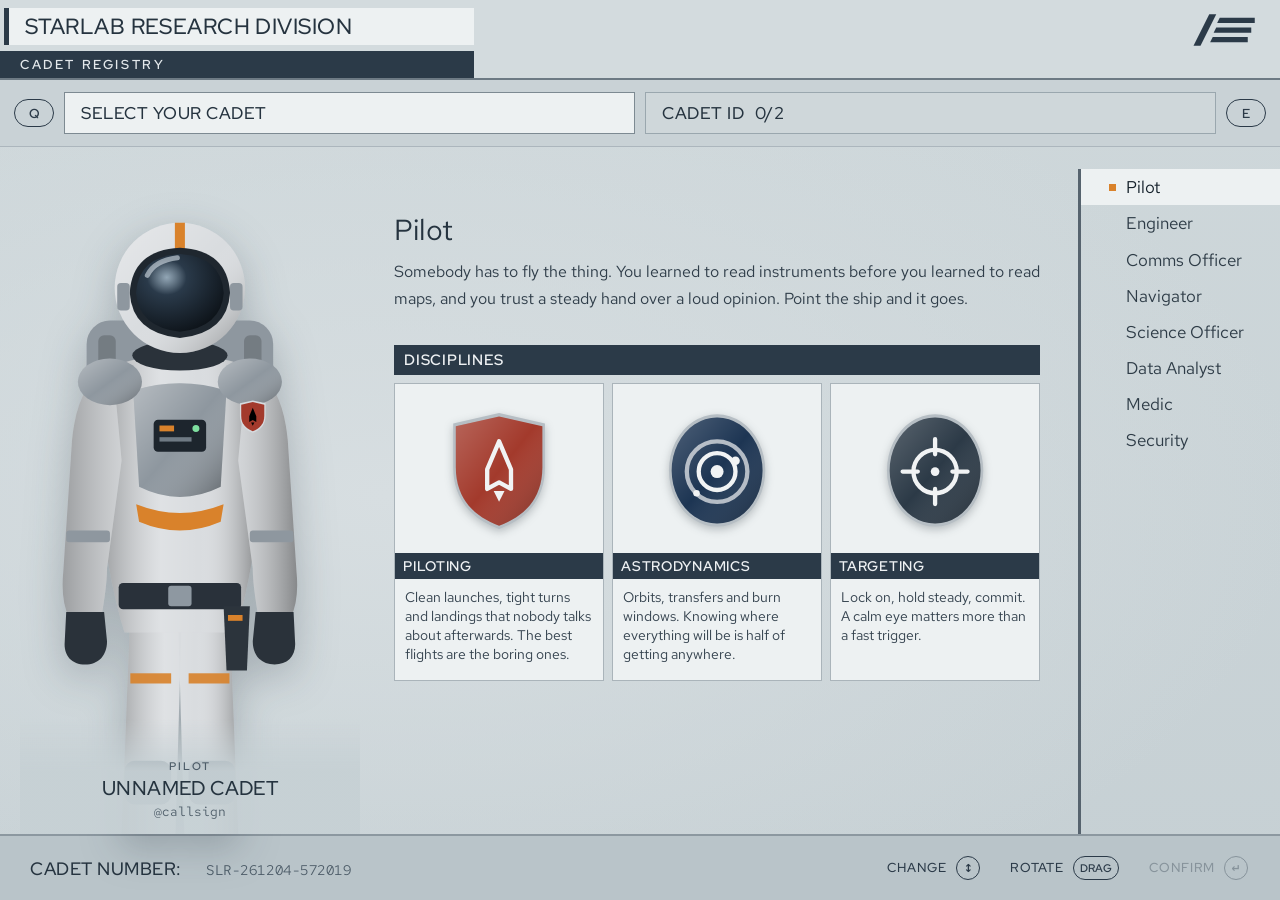
<file: web/onboarding.html>
<!doctype html>
<html lang="en">
  <head>
    <meta charset="UTF-8" />
    <meta name="viewport" content="width=device-width, initial-scale=1.0" />
    <title>Cadet Onboarding · Course Galaxy</title>
    <meta name="description" content="Select your cadet, read your mission briefing and learn how rank works." />
    <meta name="theme-color" content="#0b1520" />
    <!-- Starfield's menus use NB Architekt / NB Grotesk (commercial); Red Hat is the free stand-in. -->
    <link rel="preconnect" href="https://fonts.googleapis.com" />
    <link rel="preconnect" href="https://fonts.gstatic.com" crossorigin />
    <link href="https://fonts.googleapis.com/css2?family=Red+Hat+Display:wght@400;500;600&family=Red+Hat+Mono:wght@400;500&family=Red+Hat+Text:wght@400;500&display=swap" rel="stylesheet" />
    <link rel="stylesheet" href="onboarding.css" />
  </head>
  <body data-step="cadet">
    <!-- ============================================================ 1. SELECT YOUR CADET -->
    <main class="screen cadet" id="screen-cadet" aria-labelledby="cadet-title">
      <header class="rec-head">
        <div class="rec-org" id="cadet-title">STARLAB RESEARCH DIVISION</div>
        <div class="rec-sub">CADET REGISTRY</div>
        <svg class="rec-logo" viewBox="0 0 80 44" aria-hidden="true">
          <path d="M4 40 22 4h8L12 40z" />
          <path d="M34 8h40v6H31zM30 19h40v6H27zM26 30h40v6H23z" />
        </svg>
      </header>

      <nav class="rec-tabs" role="tablist" aria-label="Cadet record">
        <button class="glyph" id="tab-prev" title="Previous tab (Q)" tabindex="-1">Q</button>
        <button class="rec-tab" role="tab" id="tab-role" aria-controls="pane-role" aria-selected="true">SELECT YOUR CADET</button>
        <button class="rec-tab" role="tab" id="tab-id" aria-controls="pane-id" aria-selected="false">CADET ID <span id="id-count">0/2</span></button>
        <button class="glyph" id="tab-next" title="Next tab (E)" tabindex="-1">E</button>
      </nav>

      <section class="rec-body">
        <figure class="figure" id="figure" aria-label="Cadet preview">
          <div class="figure-stage" id="figure-stage"></div>
          <figcaption class="nameplate">
            <span class="np-role" id="np-role">—</span>
            <span class="np-name" id="np-name">UNNAMED CADET</span>
            <span class="np-call" id="np-call">@callsign</span>
          </figcaption>
        </figure>

        <div class="rec-main">
          <!-- ROLE tab -->
          <div class="pane" id="pane-role" role="tabpanel" aria-labelledby="tab-role">
            <h1 class="role-title" id="role-title">—</h1>
            <p class="role-text" id="role-text">—</p>
            <div class="skills">
              <div class="skills-head">DISCIPLINES</div>
              <div class="skills-row" id="skills"></div>
            </div>
          </div>

          <!-- CADET ID tab -->
          <form class="pane" id="pane-id" role="tabpanel" aria-labelledby="tab-id" hidden autocomplete="off">
            <h1 class="role-title">Cadet ID</h1>
            <p class="role-text">This is how the Division will address you on every briefing and transmission. Your callsign is your @username across Course Galaxy.</p>
            <div class="id-fields">
              <label class="field">
                <span class="field-k">CADET NAME</span>
                <input id="in-name" name="name" maxlength="28" placeholder="e.g. Ada Voss" spellcheck="false" required />
              </label>
              <label class="field">
                <span class="field-k">CALLSIGN</span>
                <span class="field-at"><i>@</i><input id="in-call" name="callsign" maxlength="18" placeholder="username" spellcheck="false" required /></span>
                <span class="field-note" id="call-note">Letters, numbers and underscores.</span>
              </label>
              <label class="field">
                <span class="field-k">TAGLINE <em>OPTIONAL</em></span>
                <input id="in-tag" name="tagline" maxlength="60" placeholder="One line for your crew file" spellcheck="false" />
              </label>
            </div>
          </form>
        </div>

        <aside class="roster" aria-label="Cadet roster">
          <ul id="roster" role="listbox" aria-label="Roles"></ul>
        </aside>
      </section>

      <footer class="rec-foot">
        <div class="emp"><span class="emp-k">CADET NUMBER:</span><span class="emp-v" id="cadet-no">—</span></div>
        <div class="prompts">
          <button class="prompt" id="p-change"><span class="pl">CHANGE</span><kbd>&#8597;</kbd></button>
          <button class="prompt" id="p-rotate"><span class="pl">ROTATE</span><kbd>DRAG</kbd></button>
          <button class="prompt primary" id="p-confirm" disabled><span class="pl">CONFIRM</span><kbd>&#8629;</kbd></button>
        </div>
      </footer>
    </main>

    <!-- ============================================================ 2. MISSION BRIEFING -->
    <main class="screen dark brief" id="screen-brief" aria-labelledby="brief-title" hidden>
      <div class="grid-floor" aria-hidden="true"><div class="grid-plane"><span class="axis ax1"></span><span class="axis ax2"></span><span class="tag tag1">DIRECTIVE</span><span class="tag tag2">RANK</span></div></div>

      <div class="mission-chip">
        <svg viewBox="0 0 24 24" aria-hidden="true"><circle cx="12" cy="12" r="9" /><path d="M8 12h8M12 8v8" /></svg>
        <div><small>MISSION ADDED</small><b>MAIN QUEST TRAINING</b></div>
        <span class="mc-obj">COMPLETE MODULE 1</span>
      </div>

      <div class="top-title">
        <button class="glyph dark-glyph" data-go="-1" title="Back (Q)">Q</button>
        <div class="tt">
          <h1 id="brief-title">Mission Briefing</h1>
          <span class="tt-count">ORDERS 1/1</span>
          <span class="tt-sub">StarLab Research Division</span>
        </div>
        <button class="glyph dark-glyph" data-go="1" title="Next (E)">E</button>
      </div>

      <aside class="sys-panel">
        <div class="sys-title">CADET SYSTEMS</div>
        <div class="sys-bars" id="sys-bars"></div>
        <div class="sys-head">Cadet Overview</div>
        <div class="sys-rows">
          <div class="sys-row"><span>RANK</span><b>CADET</b></div>
          <div class="sys-row"><span>XP</span><b>0</b></div>
          <div class="sys-row"><span>MODULES</span><b>0/4</b></div>
          <div class="sys-meter"><i style="width:0"></i></div>
        </div>
        <div class="sys-grid">
          <div class="sys-cell"><span class="sc-ico" id="brief-badge"></span><div><span>ROLE</span><b id="brief-role">—</b></div></div>
          <div class="sys-cell"><span class="sc-ico"><svg viewBox="0 0 40 40"><circle cx="20" cy="20" r="17" /><path d="M13 20h14M20 13v14" /></svg></span><div><span>CALLSIGN</span><b id="brief-call">—</b></div></div>
        </div>
        <div class="sys-foot"><div><span>LESSONS</span><b>19</b></div><div><span>CAPSTONE</span><b>1</b></div></div>
      </aside>

      <section class="readout" aria-live="polite">
        <div class="ro-hint"><span class="ro-ico">i</span><span>PRESS <kbd>&#8629;</kbd> TO BEGIN TRAINING. <kbd>Q</kbd> RETURNS TO THE CADET REGISTRY.</span></div>
        <div class="ro-panel">
          <div class="ro-head"><span>MISSION BRIEFING</span><span class="ro-id" id="ro-id">—</span></div>
          <p class="ro-to" id="ro-to">Cadet —, StarLab Research Division</p>
          <div class="ro-body" id="ro-body"></div>
          <p class="ro-tag" id="ro-tag" hidden></p>
        </div>
      </section>

      <div class="prompts dark-prompts">
        <button class="prompt" data-go="-1"><span class="pl">BACK<small>CADET REGISTRY</small></span><kbd>Q</kbd></button>
        <button class="prompt primary" data-go="1"><span class="pl">BEGIN TRAINING</span><kbd>&#8629;</kbd></button>
      </div>
    </main>

    <!-- ============================================================ 3. HOW RANK WORKS -->
    <main class="screen dark rank" id="screen-rank" aria-labelledby="rank-title" hidden>
      <header class="crumb" id="rank-title">TRAINING <span class="sep">&gt;</span> HOW RANK WORKS</header>

      <nav class="side-icons" aria-hidden="true">
        <span class="on"><svg viewBox="0 0 24 24"><path d="M5 17l7-5 7 5M5 12l7-5 7 5" /></svg></span>
        <span><svg viewBox="0 0 24 24"><circle cx="12" cy="12" r="7" /><circle cx="12" cy="12" r="2.5" /></svg></span>
        <span><svg viewBox="0 0 24 24"><path d="M6 19V9M12 19V5M18 19v-7" /></svg></span>
        <span><svg viewBox="0 0 24 24"><path d="M5 5h14v14H5zM5 10h14M10 10v9" /></svg></span>
      </nav>

      <section class="inv">
        <div class="inv-head"><span>.. <span class="sep">&gt;</span> RANKS</span><span>ASSIGNMENT</span><span>STATUS</span></div>
        <ul id="rank-list" role="listbox" aria-label="Ranks"></ul>
        <div class="inv-rules">
          <div class="rule"><span class="rule-n">01</span><span>Complete lessons <b>&rarr;</b> earn XP</span></div>
          <div class="rule"><span class="rule-n">02</span><span>Complete a module's assessment <b>&rarr;</b> rank up</span></div>
        </div>
      </section>

      <div class="rank-hero" id="rank-hero" aria-hidden="true"></div>

      <aside class="stat-card" id="stat-card">
        <div class="sc-head"><div class="sc-name" id="sc-name">—</div><div class="sc-sub" id="sc-sub">—</div><span class="sc-stars">&#10022;&#10022;</span></div>
        <div class="sc-big"><span class="sc-big-ico" id="sc-ico"></span><div><span>RANK</span><b id="sc-rank">—</b></div></div>
        <div class="sc-grid">
          <div><span>TIER</span><b id="sc-tier">—</b></div>
          <div><span>MODULE</span><b id="sc-mod">—</b></div>
          <div><span>STATUS</span><b id="sc-status">—</b></div>
          <div><span>MODULES</span><b>4</b></div>
          <div><span>LESSONS</span><b>19</b></div>
          <div><span>CAPSTONE</span><b>1</b></div>
        </div>
        <div class="sc-desc" id="sc-desc">—</div>
      </aside>

      <div class="ladder" aria-label="Rank ladder">
        <div class="ladder-k">CADET <b>&rarr;</b> SPECIALIST <b>&rarr;</b> OFFICER <b>&rarr;</b> COMMANDER</div>
        <div class="ladder-v">4 modules. 4 chances to rank up.</div>
      </div>

      <div class="credits-box">
        <div><span>CADET</span><b id="cb-name">—</b></div>
        <div><span>XP</span><b>0</b></div>
      </div>

      <div class="assignment">
        <span>YOUR FIRST ASSIGNMENT</span>
        <b>Module 1 &mdash; How AI Actually Works</b>
      </div>

      <div class="prompts dark-prompts">
        <button class="prompt" id="p-rank-sel"><span class="pl">SELECT</span><kbd>&#8597;</kbd></button>
        <button class="prompt" data-go="-1"><span class="pl">BACK<small>BRIEFING</small></span><kbd>Q</kbd></button>
        <button class="prompt primary" id="p-start"><span class="pl">START MODULE 1<small>OPEN COURSE GALAXY</small></span><kbd>&#8629;</kbd></button>
      </div>
    </main>

    <script type="module" src="src/onboarding.js"></script>
  </body>
</html>
</file>
<file: web/onboarding.css>
/* Cadet onboarding. Tokens match styles.css (the galaxy page); the cadet record screen switches to
   Starfield's pale "corporate record" palette, the other two use the dark in-game menu palette. */
:root {
  --f-head: "NB Architekt", "Red Hat Display", system-ui, sans-serif;
  --f-body: "NB Grotesk", "Red Hat Text", system-ui, sans-serif;
  --f-mono: "Red Hat Mono", ui-monospace, monospace;

  --ink: #e4e7ea;
  --ink-dim: #b9c0c7;
  --muted: #7f8b96;
  --panel: rgba(16, 25, 34, 0.8);
  --row: rgba(27, 38, 49, 0.78);
  --row-hover: rgba(50, 63, 76, 0.85);
  --sel: #c3c7cb;
  --sel-ink: #121a22;
  --line: rgba(205, 214, 222, 0.24);
  --line-strong: rgba(225, 230, 235, 0.55);
  --cyan: #62d8ee;
  --epic: #5e4fa2;
  --good: #6fcf7c;
  --bad: #e2574c;

  /* the record screen */
  --rec-bg: #c6d0d4;
  --rec-bg-2: #d7dee1;
  --rec-ink: #25333f;
  --rec-ink-2: #4d5c68;
  --rec-slate: #2b3a48;
  --rec-box: #cfd7da;
  --rec-box-line: #9aa7ae;
  --rec-hi: #edf1f2;

  font-family: var(--f-body);
}

* { box-sizing: border-box; }
html, body { margin: 0; min-height: 100%; }
body { background: #0b1520; color: var(--ink); -webkit-font-smoothing: antialiased; }
body[data-step="cadet"] { background: var(--rec-bg); }
button { font: inherit; color: inherit; }
[hidden] { display: none !important; }
.sep { color: var(--ink-dim); margin: 0 0.15em; }

.screen { position: relative; min-height: 100vh; min-height: 100dvh; overflow: hidden; }

/* keycap glyphs, as in the controller prompts */
kbd {
  display: inline-grid;
  place-items: center;
  flex: none;
  min-width: 24px;
  height: 24px;
  padding: 0 6px;
  border: 1.5px solid currentColor;
  border-radius: 12px;
  font: 600 11px/1 var(--f-head);
  letter-spacing: 0;
}

.prompts { display: flex; align-items: center; gap: 26px; }
.prompt {
  display: inline-flex;
  align-items: center;
  gap: 9px;
  padding: 4px 2px;
  background: none;
  border: 0;
  font: 500 13px var(--f-head);
  letter-spacing: 0.08em;
  text-transform: uppercase;
  cursor: pointer;
  transition: color 0.12s, opacity 0.2s;
}
.prompt .pl { display: grid; text-align: right; line-height: 1.15; }
.prompt small { font-size: 10px; letter-spacing: 0.08em; opacity: 0.6; }
.prompt:disabled { opacity: 0.35; cursor: default; }

.glyph {
  width: 40px;
  height: 28px;
  flex: none;
  border: 1.5px solid currentColor;
  border-radius: 14px;
  background: none;
  font: 600 13px var(--f-head);
  cursor: pointer;
}

/* =================================================================== 1. CADET RECORD (light) */
.cadet {
  display: grid;
  grid-template-rows: auto auto 1fr auto;
  height: 100vh;
  height: 100dvh;
  min-height: 620px;
  color: var(--rec-ink);
  background:
    radial-gradient(120% 90% at 30% 55%, var(--rec-bg-2) 0%, rgba(215, 222, 225, 0) 60%),
    linear-gradient(180deg, #cfd8db 0%, var(--rec-bg) 100%);
}

.rec-head { position: relative; padding: 0; background: #d3dbde; border-bottom: 2px solid #6d7a84; }
.rec-org {
  display: inline-block;
  min-width: min(470px, 70vw);
  margin: 8px 0 0 4px;
  padding: 6px 16px 5px;
  background: var(--rec-hi);
  border-left: 5px solid var(--rec-slate);
  font: 500 22px/1.2 var(--f-head);
  letter-spacing: 0.02em;
}
.rec-sub {
  width: min(474px, 70vw);
  margin-top: 6px;
  padding: 5px 20px;
  background: var(--rec-slate);
  color: #e3e8eb;
  font: 600 13px var(--f-head);
  letter-spacing: 0.2em;
}
.rec-logo { position: absolute; right: 20px; top: 10px; width: 70px; height: 40px; fill: var(--rec-slate); }

.rec-tabs {
  display: flex;
  align-items: center;
  gap: 10px;
  padding: 12px 14px;
  background: #c9d2d6;
  border-bottom: 1px solid rgba(43, 58, 72, 0.18);
}
.rec-tabs .glyph { color: var(--rec-slate); }
.rec-tabs .glyph:hover { background: var(--rec-slate); color: var(--rec-hi); }
.rec-tab {
  flex: 1;
  padding: 9px 16px;
  text-align: left;
  background: var(--rec-box);
  border: 1px solid var(--rec-box-line);
  font: 500 17px var(--f-head);
  letter-spacing: 0.03em;
  color: var(--rec-ink);
  cursor: pointer;
  transition: background 0.12s;
}
.rec-tab:hover { background: #dde4e6; }
.rec-tab[aria-selected="true"] { background: var(--rec-hi); border-color: #7d8a92; }
.rec-tab span { margin-left: 6px; }

.rec-body {
  display: grid;
  grid-template-columns: minmax(230px, 27%) 1fr minmax(190px, 16%);
  gap: 0 34px;
  min-height: 0;
  padding: 22px 0 0 20px;
}

/* figure */
.figure { position: relative; margin: 0 0 0 -20px; min-height: 0; }
.figure-stage {
  --yaw: 0deg;
  position: absolute;
  inset: 0 0 0 0;
  display: grid;
  place-items: end center;
  perspective: 900px;
  cursor: grab;
  touch-action: pan-y;
}
.figure-stage.dragging { cursor: grabbing; }
.cadet-svg {
  width: auto;
  height: 100%;
  max-width: 100%;
  transform: rotateY(var(--yaw));
  transform-origin: 50% 60%;
  transition: transform 0.35s cubic-bezier(.2,.7,.2,1);
  animation: breathe 5s ease-in-out infinite;
  filter: drop-shadow(0 12px 20px rgba(24, 36, 48, 0.25));
}
.dragging .cadet-svg { transition: none; }
.cadet-svg .suit, .cadet-svg .suit * { fill: var(--suit); }
@keyframes breathe { 50% { translate: 0 -3px; } }

.nameplate {
  position: absolute;
  left: 20px;
  right: 0;
  bottom: 0;
  pointer-events: none;
  background: linear-gradient(180deg, rgba(198, 208, 212, 0), rgba(198, 208, 212, 0.92) 45%);
  display: grid;
  gap: 2px;
  justify-items: center;
  padding: 40px 0 14px;
  text-align: center;
}
.np-role { font: 600 11px var(--f-head); letter-spacing: 0.22em; color: var(--rec-ink-2); }
.np-name { font: 500 20px var(--f-head); letter-spacing: 0.02em; }
.np-call { font: 400 13px var(--f-mono); color: var(--rec-ink-2); }

/* main column */
.rec-main { min-width: 0; min-height: 0; overflow: auto; padding: clamp(12px, 5vh, 56px) 4px 18px 0; }
.role-title { margin: 0 0 12px; font: 400 29px/1.1 var(--f-body); letter-spacing: 0.005em; }
.role-text { max-width: 66ch; margin: 0 0 32px; font: 400 16px/1.7 var(--f-body); color: #2f3d49; }

.skills-head {
  padding: 5px 10px;
  background: var(--rec-slate);
  color: #eef1f3;
  font: 600 15px var(--f-head);
  letter-spacing: 0.05em;
}
.skills-row { display: grid; grid-template-columns: repeat(3, 1fr); gap: 8px; margin-top: 8px; }
.skill {
  display: grid;
  grid-template-rows: auto auto 1fr;
  background: var(--rec-hi);
  border: 1px solid #aab4ba;
  animation: rise 0.35s ease both;
}
.skill:nth-child(2) { animation-delay: 0.05s; }
.skill:nth-child(3) { animation-delay: 0.1s; }
@keyframes rise { from { opacity: 0; transform: translateY(6px); } }
.skill-art { display: grid; place-items: center; padding: clamp(14px, 3vh, 30px) 0 clamp(12px, 2.4vh, 24px); }
.skill-art .badge { width: 52%; max-width: 150px; height: auto; filter: drop-shadow(0 3px 4px rgba(20, 30, 40, 0.25)); }
.skill h3 {
  margin: 0;
  padding: 4px 8px;
  background: var(--rec-slate);
  color: #eef1f3;
  font: 600 14px var(--f-head);
  letter-spacing: 0.05em;
  text-transform: uppercase;
}
.skill p { margin: 0; padding: 9px 10px 16px; font: 400 13.5px/1.4 var(--f-body); color: #34424e; }

.badge .glyph-g, .rank-badge .chev { fill: none; stroke: #f1f3f4; stroke-width: 4; stroke-linecap: round; stroke-linejoin: round; }
.badge .glyph-g .fill, .rank-badge .fill { fill: #f1f3f4; stroke: none; }
.badge .glyph-g .thick { stroke-width: 7; stroke-linecap: butt; }

/* ID form */
.id-fields { display: grid; gap: 18px; max-width: 560px; }
.field { display: grid; gap: 6px; }
.field-k { font: 600 13px var(--f-head); letter-spacing: 0.14em; color: var(--rec-slate); }
.field-k em { margin-left: 8px; font-style: normal; font-weight: 500; color: var(--rec-ink-2); opacity: 0.7; }
.field input {
  width: 100%;
  padding: 11px 14px;
  background: var(--rec-hi);
  border: 1px solid var(--rec-box-line);
  border-radius: 0;
  font: 400 17px var(--f-body);
  color: var(--rec-ink);
  outline: none;
  user-select: text;
}
.field input::placeholder { color: #8a979f; }
.field input:focus { border-color: var(--rec-slate); box-shadow: inset 4px 0 0 var(--rec-slate); }
.field-at { display: flex; align-items: stretch; }
.field-at i { display: grid; place-items: center; width: 42px; background: var(--rec-slate); color: #eef1f3; font: 500 17px var(--f-mono); font-style: normal; }
.field-at input { font-family: var(--f-mono); }
.field-note { font: 400 12px var(--f-body); color: var(--rec-ink-2); }
.field-note.bad { color: #a8352b; }

/* roster */
.roster {
  min-height: 0;
  overflow: auto;
  border-left: 3px solid #56636e;
  scrollbar-width: none;
}
.roster ul { list-style: none; margin: 0; padding: 0 0 20px; }
.roster button {
  display: flex;
  align-items: center;
  gap: 10px;
  width: 100%;
  padding: 7px 20px 7px 28px;
  text-align: left;
  background: none;
  border: 0;
  font: 400 17px/1.3 var(--f-body);
  color: #2e3c47;
  cursor: pointer;
}
.roster button:hover { background: rgba(237, 241, 242, 0.55); }
.roster button[aria-selected="true"] { background: var(--rec-hi); color: #15212b; }
.rs-dot { width: 7px; height: 7px; flex: none; opacity: 0; }
.roster button[aria-selected="true"] .rs-dot { opacity: 1; }

.rec-foot {
  display: flex;
  align-items: center;
  justify-content: space-between;
  gap: 20px;
  padding: 16px 30px;
  background: #b9c4c9;
  border-top: 2px solid #8c98a0;
}
.emp { display: flex; gap: 24px; align-items: baseline; }
.emp-k { font: 500 18px var(--f-head); letter-spacing: 0.03em; }
.emp-v { font: 400 14px var(--f-mono); letter-spacing: 0.04em; color: var(--rec-ink-2); }
.cadet .prompt { color: var(--rec-slate); }
.cadet .prompt:hover:not(:disabled) { color: #000; }
.cadet .prompt.primary:not(:disabled) { padding: 6px 10px 6px 14px; background: var(--rec-slate); color: var(--rec-hi); }
.cadet .prompt.primary:not(:disabled):hover { background: #16222d; }

/* =================================================================== shared dark screens */
.dark { background: radial-gradient(120% 90% at 55% 45%, #16283a 0%, #0c1824 55%, #070e15 100%); color: var(--ink); }
.dark .prompt { color: var(--ink); text-shadow: 0 1px 6px rgba(0, 0, 0, 0.9); }
.dark .prompt:hover, .dark .prompt:focus-visible { color: var(--cyan); outline: none; }
.dark-prompts { position: absolute; right: 44px; bottom: 34px; z-index: 3; }
.dark-glyph { color: var(--ink); }
.dark-glyph:hover { background: var(--sel); color: var(--sel-ink); border-color: var(--sel); }

.top-title {
  position: absolute;
  top: 26px;
  left: 50%;
  transform: translateX(-50%);
  z-index: 3;
  display: flex;
  align-items: flex-start;
  gap: 120px;
}
.top-title .glyph { margin-top: 6px; }
.tt { display: grid; justify-items: center; gap: 2px; white-space: nowrap; }
.tt h1 { margin: 0; font: 500 30px/1.1 var(--f-head); color: #fff; }
.tt-count { font: 500 13px var(--f-head); letter-spacing: 0.08em; color: var(--ink-dim); }
.tt-sub { font: 400 14px var(--f-body); color: var(--cyan); }

/* =================================================================== 2. MISSION BRIEFING */
.grid-floor { position: absolute; inset: 0; perspective: 900px; perspective-origin: 60% 20%; overflow: hidden; pointer-events: none; }
.grid-plane {
  position: absolute;
  left: -60%;
  right: -60%;
  top: 38%;
  height: 160%;
  transform: rotateX(70deg) rotateZ(-18deg);
  transform-origin: 50% 0;
  background-image: url("data:image/svg+xml,%3Csvg xmlns='http://www.w3.org/2000/svg' width='56' height='56'%3E%3Cpath d='M24 28h8M28 24v8' stroke='%2362d8ee' stroke-opacity='.55' stroke-width='2'/%3E%3C/svg%3E");
  background-size: 56px 56px;
  animation: drift 22s linear infinite;
  -webkit-mask-image: linear-gradient(180deg, transparent 0%, #000 25%, #000 60%, transparent 100%);
  mask-image: linear-gradient(180deg, transparent 0%, #000 25%, #000 60%, transparent 100%);
}
@keyframes drift { to { background-position: 0 560px; } }
.axis { position: absolute; background: var(--cyan); box-shadow: 0 0 10px rgba(98, 216, 238, 0.7); opacity: 0.75; }
.ax1 { left: 0; right: 0; top: 22%; height: 2px; }
.ax2 { top: 0; bottom: 0; left: 58%; width: 2px; }
.tag { position: absolute; padding: 2px 30px 2px 12px; background: var(--cyan); color: #0b1a26; font: 600 22px var(--f-head); letter-spacing: 0.1em; clip-path: polygon(0 0, 88% 0, 100% 50%, 88% 100%, 0 100%); }
.tag1 { left: 38%; top: calc(22% - 40px); }
.tag2 { left: calc(58% + 14px); top: 8%; }

.mission-chip {
  position: absolute;
  top: 26px;
  left: 44px;
  z-index: 3;
  display: grid;
  grid-template-columns: auto 1fr;
  gap: 4px 12px;
  width: 300px;
  padding: 10px 14px;
  background: rgba(10, 18, 26, 0.72);
  border: 1px solid var(--line);
}
.mission-chip svg { width: 26px; height: 26px; fill: none; stroke: var(--ink); stroke-width: 1.5; }
.mission-chip small { display: block; font: 600 10px var(--f-head); letter-spacing: 0.14em; color: var(--ink-dim); }
.mission-chip b { font: 600 14px var(--f-head); letter-spacing: 0.06em; }
.mc-obj { grid-column: 1 / -1; padding: 6px 10px; border-top: 1px solid var(--line); font: 500 11px var(--f-head); letter-spacing: 0.12em; color: var(--ink-dim); }
.mc-obj::before { content: ""; display: inline-block; width: 8px; height: 8px; margin-right: 8px; border: 1px solid var(--cyan); vertical-align: 0; }

.sys-panel {
  position: absolute;
  z-index: 3;
  left: 44px;
  top: 150px;
  width: 300px;
  background: rgba(12, 21, 30, 0.82);
  border: 1px solid var(--line);
  backdrop-filter: blur(4px);
}
.sys-title { padding: 16px 0 12px; text-align: center; font: 500 15px var(--f-head); letter-spacing: 0.12em; }
.sys-bars { display: flex; justify-content: center; gap: 12px; padding: 0 16px 18px; }
.sb { display: grid; justify-items: center; gap: 4px; }
.sb-col { display: grid; gap: 3px; width: 32px; padding: 4px; border: 1.5px solid var(--ink-dim); border-top-width: 4px; }
.sb-col i { height: 5px; background: rgba(255, 255, 255, 0.08); }
.sb.active .sb-col { border-color: var(--cyan); }
.sb.active .sb-col i:last-child { background: var(--cyan); animation: blink 1.4s steps(2) infinite; }
@keyframes blink { 50% { opacity: 0.25; } }
.sb span { font: 500 10px var(--f-head); letter-spacing: 0.08em; color: var(--ink-dim); }
.sb.active span { color: var(--cyan); }
.sys-head { padding: 4px 8px; background: var(--cyan); color: #06222b; font: 500 16px var(--f-head); }
.sys-rows { padding: 12px 16px 14px; border-bottom: 1px solid var(--line); }
.sys-row { display: flex; justify-content: space-between; padding: 6px 0 4px; border-bottom: 2px solid rgba(228, 231, 234, 0.8); font: 500 11px var(--f-head); letter-spacing: 0.08em; }
.sys-row + .sys-row { margin-top: 8px; }
.sys-row b { font-weight: 500; }
.sys-meter { height: 2px; margin-top: -2px; background: rgba(255, 255, 255, 0.1); }
.sys-grid { display: grid; grid-template-columns: 1fr; gap: 12px; padding: 16px; border-bottom: 1px solid var(--line); }
.sys-cell { display: flex; gap: 10px; align-items: center; min-width: 0; }
.sys-cell > div { display: grid; min-width: 0; }
.sys-cell span { font: 500 12px var(--f-head); letter-spacing: 0.06em; color: var(--ink-dim); }
.sys-cell b { font: 500 15px var(--f-head); overflow: hidden; text-overflow: ellipsis; white-space: nowrap; }
.sc-ico { display: grid; place-items: center; width: 36px; height: 36px; flex: none; }
.sc-ico svg { width: 100%; height: 100%; }
.sc-ico > svg:not(.badge) { fill: none; stroke: var(--ink); stroke-width: 2; }
.sys-foot { display: grid; grid-template-columns: 1fr 1fr; padding: 14px 16px 16px; }
.sys-foot span { display: block; font: 500 12px var(--f-head); letter-spacing: 0.08em; color: var(--ink-dim); }
.sys-foot b { font: 500 24px var(--f-head); }

.readout {
  position: absolute;
  z-index: 3;
  left: calc(44px + 300px + 7vw);
  right: 7vw;
  top: 50%;
  transform: translateY(-46%);
  max-width: 720px;
  display: grid;
  gap: 18px;
}
.ro-hint { display: flex; gap: 12px; align-items: flex-start; padding: 10px 14px; max-width: 440px; background: rgba(10, 18, 26, 0.72); border: 1px solid var(--line); font: 500 12px/1.6 var(--f-head); letter-spacing: 0.1em; }
.ro-hint kbd { min-width: 20px; height: 20px; font-size: 10px; margin: 0 2px; }
.ro-ico { display: grid; place-items: center; width: 20px; height: 20px; flex: none; border: 1.5px solid currentColor; border-radius: 50%; font: 600 11px var(--f-head); }
.ro-panel {
  position: relative;
  padding: 0 0 26px;
  background: linear-gradient(180deg, rgba(14, 26, 38, 0.92), rgba(9, 17, 25, 0.9));
  border: 1px solid var(--line-strong);
  box-shadow: 0 30px 80px rgba(0, 0, 0, 0.45);
}
.ro-panel::before, .ro-panel::after { content: ""; position: absolute; width: 18px; height: 18px; border: 2px solid var(--cyan); }
.ro-panel::before { top: -6px; left: -6px; border-right: 0; border-bottom: 0; }
.ro-panel::after { bottom: -6px; right: -6px; border-left: 0; border-top: 0; }
.ro-head { display: flex; justify-content: space-between; align-items: center; gap: 16px; padding: 12px 22px; border-bottom: 1px solid var(--line); font: 600 15px var(--f-head); letter-spacing: 0.22em; }
.ro-id { font: 400 12px var(--f-mono); letter-spacing: 0.06em; color: var(--muted); }
.ro-to { margin: 22px 26px 18px; font: 400 20px var(--f-body); color: var(--ink-dim); }
.ro-to b { font-weight: 500; color: #fff; }
.ro-body { margin: 0 26px; padding-left: 18px; border-left: 2px solid var(--cyan); }
.ro-body p { margin: 0 0 16px; font: 400 21px/1.5 var(--f-body); color: #fff; opacity: 0; }
.ro-body p.on { opacity: 1; }
.ro-body p:last-child { margin-bottom: 0; }
.ro-body .ghost { color: transparent; }
.ro-body p.on:not(.done) .typed::after { content: ""; display: inline-block; width: 0.55em; height: 1em; margin-left: 2px; background: var(--cyan); vertical-align: -0.12em; }
.ro-tag { margin: 22px 26px 0; font: italic 400 15px var(--f-body); color: var(--muted); }

/* =================================================================== 3. HOW RANK WORKS */
.crumb { position: absolute; top: 26px; left: 44px; z-index: 3; margin: 0; font: 500 23px var(--f-head); letter-spacing: 0.04em; font-weight: 500; }
.side-icons { position: absolute; left: 6px; top: 96px; display: grid; gap: 4px; z-index: 3; }
.side-icons span { display: grid; place-items: center; width: 40px; height: 36px; background: var(--row); }
.side-icons span.on { background: var(--sel); color: var(--sel-ink); }
.side-icons svg { width: 20px; height: 20px; fill: none; stroke: currentColor; stroke-width: 1.8; stroke-linecap: round; stroke-linejoin: round; }

.inv { position: absolute; z-index: 3; left: 54px; top: 96px; width: min(520px, 40vw); }
.inv-head, .inv button { display: grid; grid-template-columns: 1fr 100px 78px; align-items: center; }
.inv-head { padding: 4px 10px; background: rgba(10, 18, 26, 0.75); border-bottom: 1px solid var(--line); font: 500 12px var(--f-head); letter-spacing: 0.08em; color: var(--ink-dim); }
.inv-head span:not(:first-child) { text-align: right; }
.inv ul { list-style: none; margin: 0; padding: 0; }
.inv li { margin-top: 2px; }
.inv button {
  width: 100%;
  padding: 0 10px;
  min-height: 44px;
  background: var(--row);
  border: 0;
  font: 500 14px var(--f-head);
  letter-spacing: 0.06em;
  text-align: left;
  cursor: pointer;
}
.inv button:hover { background: var(--row-hover); }
.inv button[aria-selected="true"] { background: var(--epic); color: #fff; }
.rl-name { display: flex; align-items: center; gap: 10px; }
.rl-name .rank-badge { width: 22px; height: 24px; }
.rl-mod, .rl-st { text-align: right; font-size: 12px; }
.inv button.locked .rl-st { color: var(--muted); }
.inv button.current .rl-st { color: var(--good); }
.inv button[aria-selected="true"] .rl-st { color: #fff; }
.inv-rules { margin-top: 18px; display: grid; gap: 2px; }
.rule { display: flex; gap: 14px; align-items: center; padding: 12px 14px; background: rgba(10, 18, 26, 0.6); border-left: 2px solid var(--cyan); font: 400 16px var(--f-body); }
.rule-n { font: 600 12px var(--f-mono); color: var(--cyan); }
.rule b { color: var(--cyan); font-weight: 500; margin: 0 4px; }

.rank-hero { position: absolute; left: 50%; top: 50%; transform: translate(-30%, -54%); width: min(24vw, 34vh); pointer-events: none; }
.rank-hero .rank-badge { width: 100%; height: auto; filter: drop-shadow(0 30px 40px rgba(0, 0, 0, 0.6)); animation: hover 6s ease-in-out infinite; }
.rank-hero .chev { stroke: var(--cyan); stroke-width: 5.5; }
.rank-hero .fill { fill: var(--cyan); }
@keyframes hover { 50% { transform: translateY(-8px) rotate(-1deg); } }
.rank-hero::after { content: ""; position: absolute; left: 10%; right: 10%; bottom: -12%; height: 10%; background: radial-gradient(50% 50% at 50% 50%, rgba(98, 216, 238, 0.25), transparent); }

.stat-card { position: absolute; z-index: 3; right: 44px; top: 96px; width: 330px; background: var(--panel); border: 1px solid var(--line); }
.sc-head { position: relative; padding: 10px 14px 12px; background: var(--epic); }
.sc-name { font: 500 17px var(--f-head); letter-spacing: 0.04em; }
.sc-sub { font: 500 11px var(--f-head); letter-spacing: 0.12em; opacity: 0.8; margin-top: 3px; }
.sc-stars { position: absolute; right: 12px; top: 10px; font-size: 13px; letter-spacing: 2px; }
.sc-big { display: flex; gap: 14px; align-items: center; padding: 14px; border-bottom: 1px solid var(--line); }
.sc-big-ico { width: 44px; height: 48px; flex: none; }
.sc-big-ico svg { width: 100%; height: 100%; }
.sc-big span, .sc-grid span { display: block; font: 500 11px var(--f-head); letter-spacing: 0.1em; color: var(--ink-dim); }
.sc-big b { font: 500 26px var(--f-head); color: var(--ink); }
.sc-big b.good { color: var(--good); }
.sc-grid { display: grid; grid-template-columns: repeat(3, 1fr); gap: 14px 10px; padding: 14px; border-bottom: 1px solid var(--line); }
.sc-grid b { font: 500 16px var(--f-head); }
.sc-grid b.good { color: var(--good); }
.sc-grid b.bad { color: var(--bad); }
.sc-desc { padding: 14px; font: 400 14px/1.5 var(--f-body); color: var(--ink-dim); }

.ladder { position: absolute; z-index: 3; left: 50%; bottom: 120px; transform: translateX(-30%); text-align: center; white-space: nowrap; }
.ladder-k { font: 500 15px var(--f-head); letter-spacing: 0.16em; }
.ladder-k b { color: var(--cyan); font-weight: 500; margin: 0 8px; }
.ladder-v { margin-top: 6px; font: 400 14px var(--f-body); color: var(--muted); }

.credits-box { position: absolute; z-index: 3; left: 54px; bottom: 34px; display: flex; gap: 44px; padding: 12px 18px; min-width: 240px; background: rgba(10, 18, 26, 0.75); border: 1px solid var(--line); }
.credits-box span { display: block; font: 500 11px var(--f-head); letter-spacing: 0.1em; color: var(--ink-dim); }
.credits-box b { font: 500 17px var(--f-head); }

.assignment { position: absolute; z-index: 3; right: 44px; bottom: 96px; display: grid; justify-items: end; gap: 4px; }
.assignment span { font: 600 11px var(--f-head); letter-spacing: 0.18em; color: var(--cyan); }
.assignment b { font: 500 19px var(--f-head); }
.dark .prompt.primary { color: var(--cyan); }

/* =================================================================== responsive */
@media (max-height: 820px) and (min-width: 901px) {
  .rec-main { padding-top: 10px; scrollbar-width: thin; }
  .role-title { margin-bottom: 8px; }
  .role-text { margin-bottom: 18px; font-size: 15px; line-height: 1.6; }
  .skill-art { padding: 12px 0 10px; }
  .skill-art .badge { width: 38%; }
  .skill p { font-size: 12.5px; padding-bottom: 10px; }
  .rec-foot { padding: 10px 30px; }
}

@media (max-width: 1180px) {
  .top-title { gap: 40px; }
  .readout { left: calc(44px + 300px + 3vw); right: 3vw; }
  .rank-hero { display: none; }
  .ladder { left: auto; right: 44px; transform: none; bottom: 150px; text-align: right; }
  .assignment { bottom: 90px; }
}

@media (max-width: 900px), (max-height: 600px) {
  .screen { overflow: visible; }
  .cadet { height: auto; min-height: 100dvh; }
  .dark { min-height: 100dvh; padding: 16px 16px 110px; display: flex; flex-direction: column; gap: 16px; }
  .dark > * { position: static !important; transform: none !important; width: auto !important; max-width: none !important; }
  .dark .grid-floor { position: fixed !important; inset: 0; }
  .dark-prompts { position: fixed !important; left: 0; right: 0; bottom: 0; justify-content: flex-end; flex-wrap: wrap; gap: 12px 20px; padding: 14px 16px 18px; background: rgba(7, 14, 21, 0.94); border-top: 1px solid var(--line); z-index: 10; }
  .top-title { gap: 16px; justify-content: space-between; order: -1; }
  .tt h1 { font-size: 24px; }
  .mission-chip { order: 0; }
  .readout { order: 1; }
  .sys-panel { order: 2; }
  .rank-hero { display: none; }
  .ladder { text-align: left; white-space: normal; }
  .ladder-k { letter-spacing: 0.08em; font-size: 13px; }
  .assignment { justify-items: start; }
  .side-icons { display: none; }
  .crumb { font-size: 19px; }
  .inv { order: 1; }
  .stat-card { order: 2; }
  .ladder { order: 3; }
  .assignment { order: 4; }
  .credits-box { order: 5; min-width: 0; }
  .ro-body p { font-size: 18px; }
  .ro-hint { display: none; }
  .top-title { justify-content: center; }
  .ro-to { font-size: 17px; }
}

@media (max-width: 900px) {
  .rec-body { grid-template-columns: 1fr; gap: 0; padding: 12px 16px 0; }
  .figure { height: 340px; margin: 0; }
  .nameplate { left: 0; }
  .roster { order: -1; border-left: 0; border-bottom: 3px solid #56636e; overflow-x: auto; overflow-y: hidden; }
  .roster ul { display: flex; padding: 0; }
  .roster li { flex: none; }
  .roster button { padding: 8px 14px; font-size: 15px; white-space: nowrap; }
  .roster .rs-dot { display: none; }
  .rec-main { overflow: visible; padding-top: 6px; }
  .role-text { margin-bottom: 20px; font-size: 15px; }
  .skills-row { grid-template-columns: 1fr; }
  .skill { grid-template-columns: 96px 1fr; grid-template-rows: auto 1fr; }
  .skill-art { grid-row: 1 / 3; padding: 10px; border-right: 1px solid #aab4ba; }
  .skill-art .badge { width: 64px; }
  .rec-org { font-size: 17px; }
  .rec-sub { font-size: 11px; }
  .rec-logo { width: 48px; right: 12px; }
  .rec-tabs { padding: 10px 16px; gap: 6px; }
  .rec-tabs .glyph { display: none; }
  .rec-tab { font-size: 14px; padding: 9px 10px; }
  .rec-foot { position: sticky; bottom: 0; flex-direction: column; align-items: stretch; gap: 10px; padding: 12px 16px; }
  .emp { gap: 10px; justify-content: space-between; }
  .emp-k { font-size: 13px; }
  .emp-v { font-size: 12px; }
  .cadet .prompts { justify-content: space-between; gap: 10px; }
  .cadet #p-rotate { display: none; }
  .top-title .glyph { display: none; }
}

@media (prefers-reduced-motion: reduce) {
  *, *::before, *::after { animation: none !important; transition: none !important; }
}
</file>
